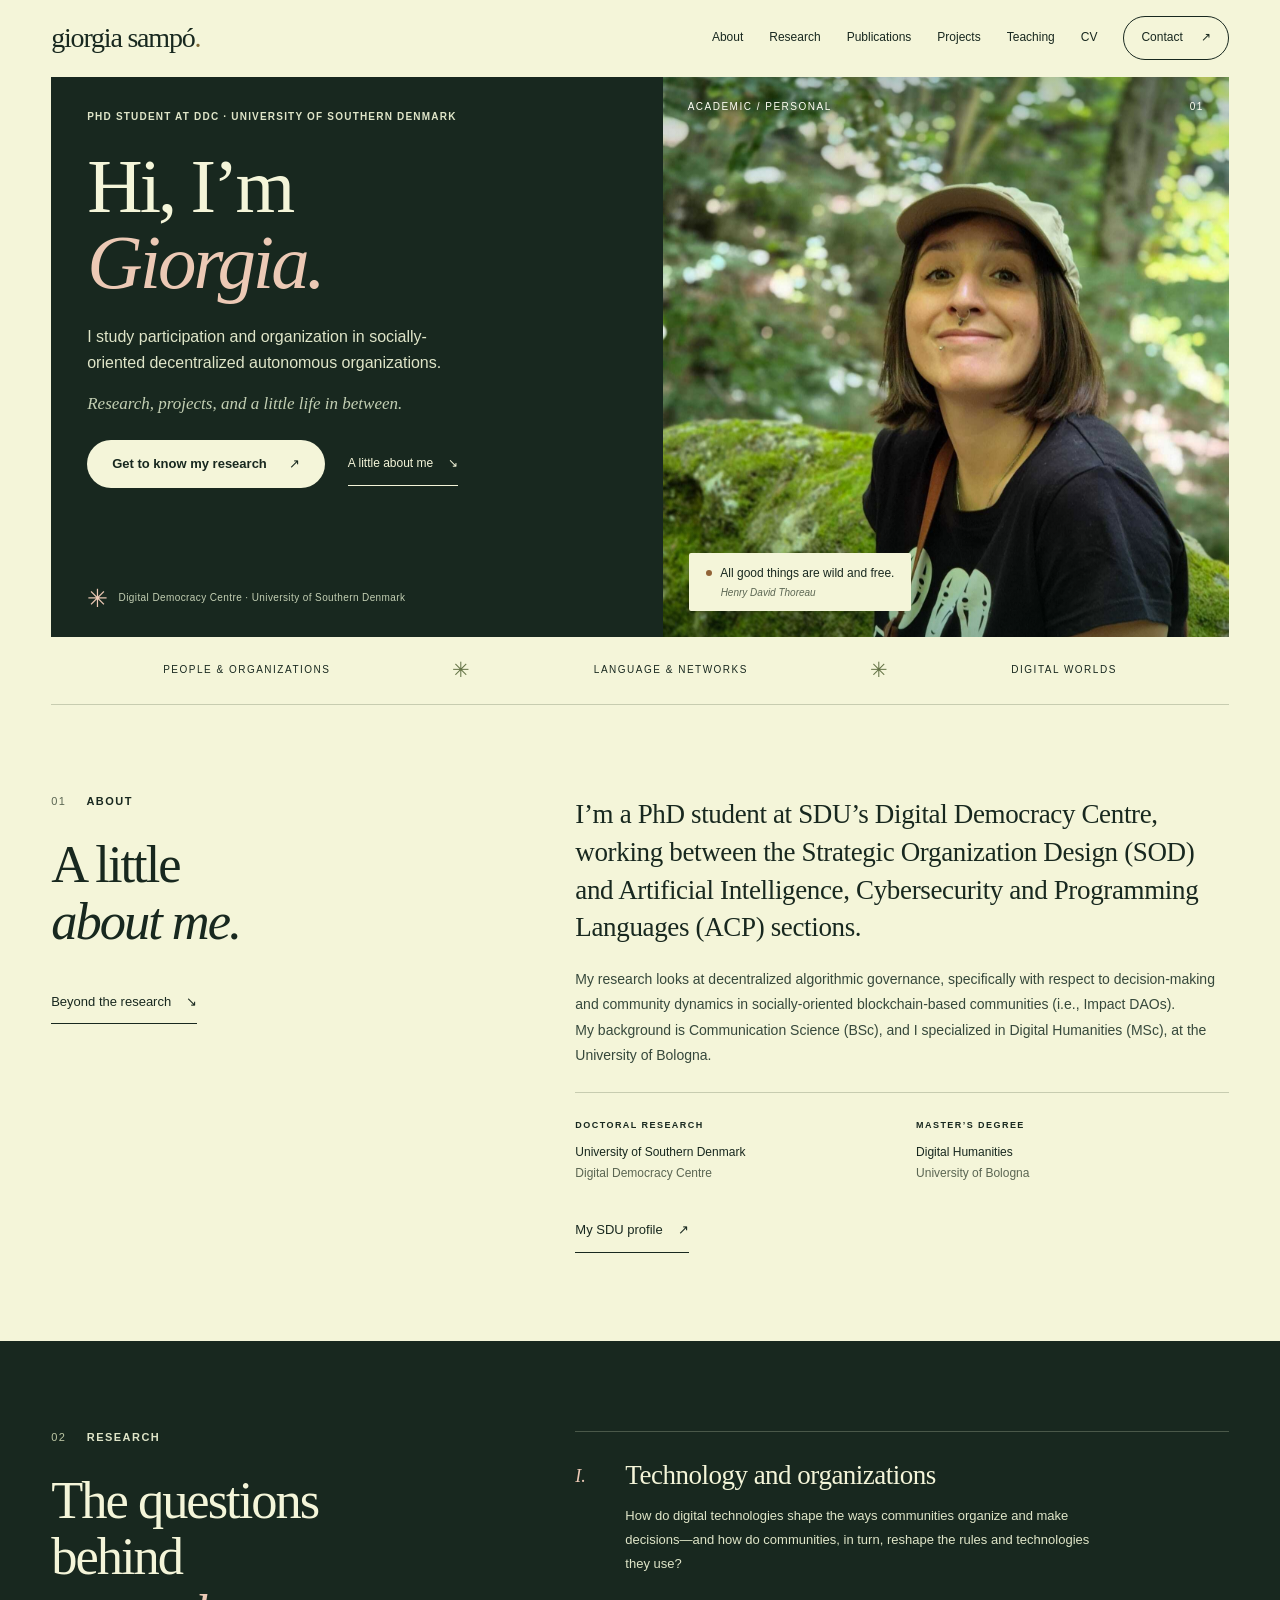
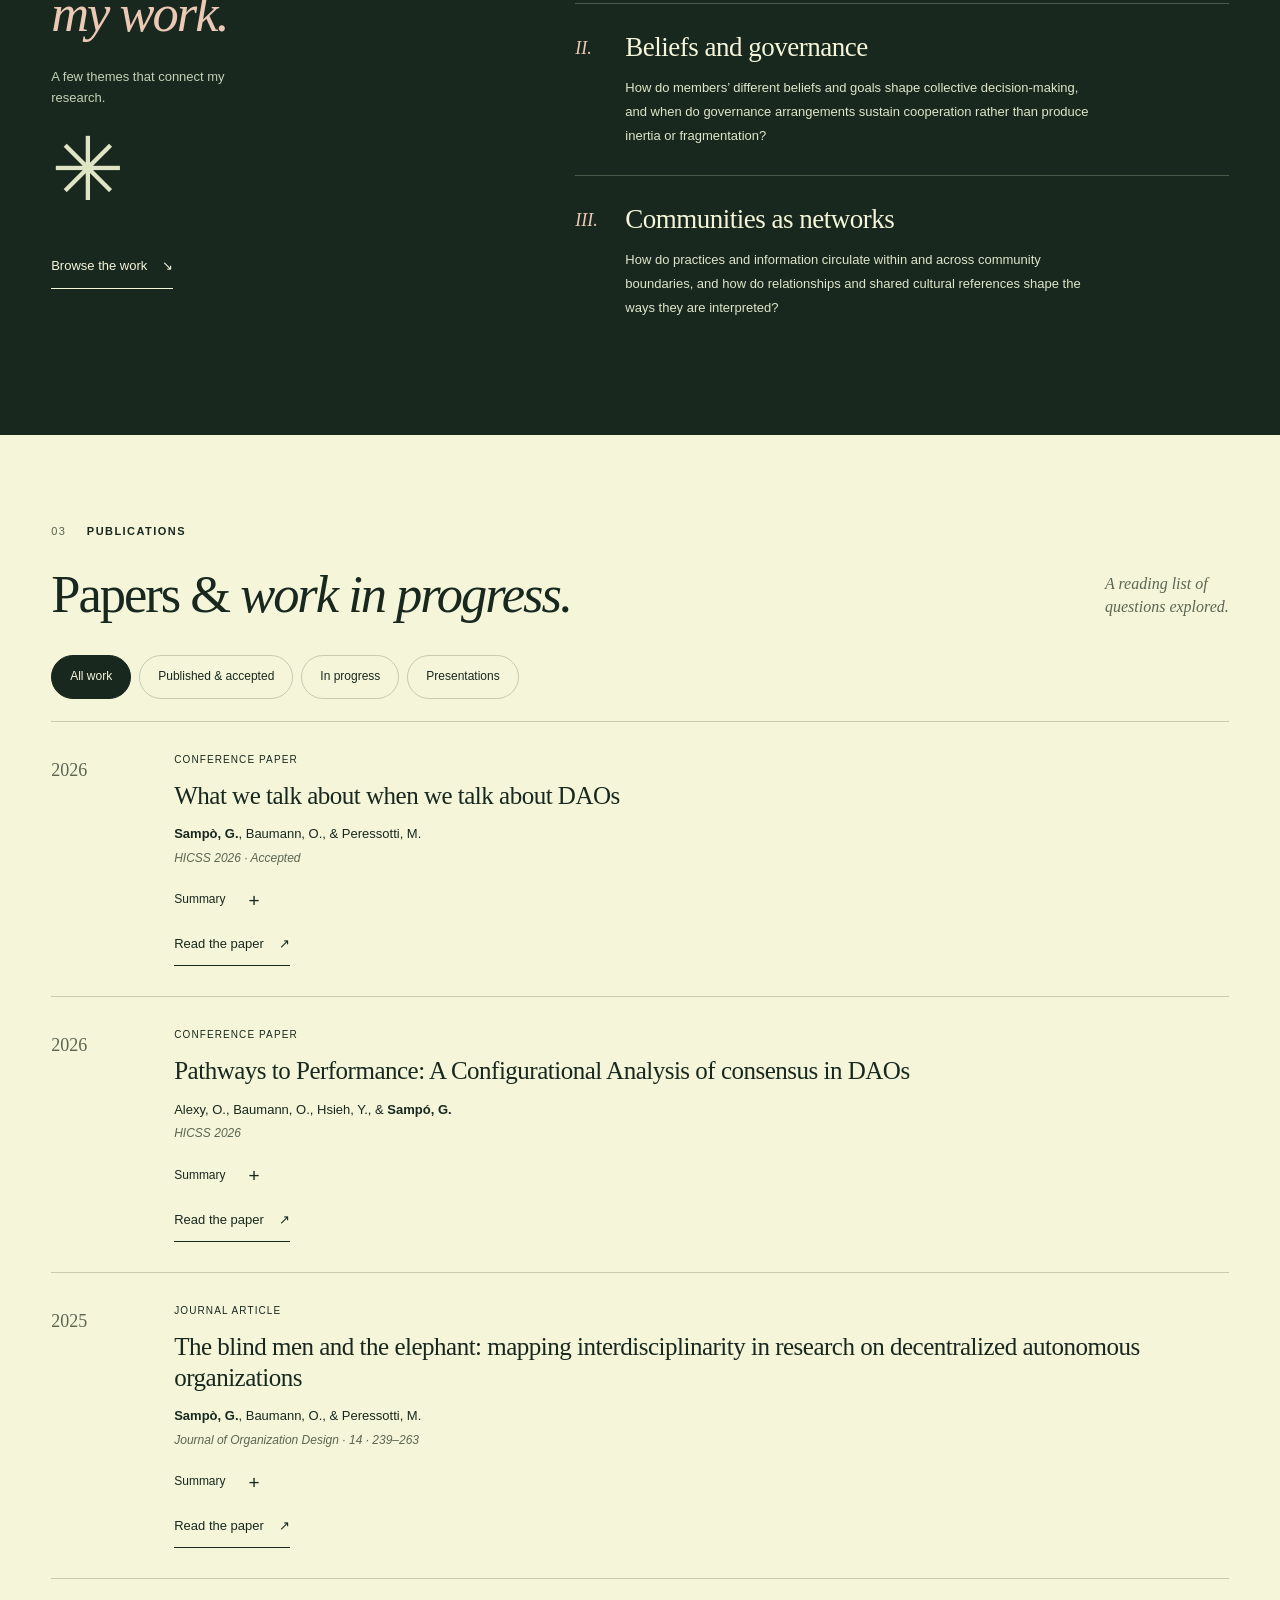
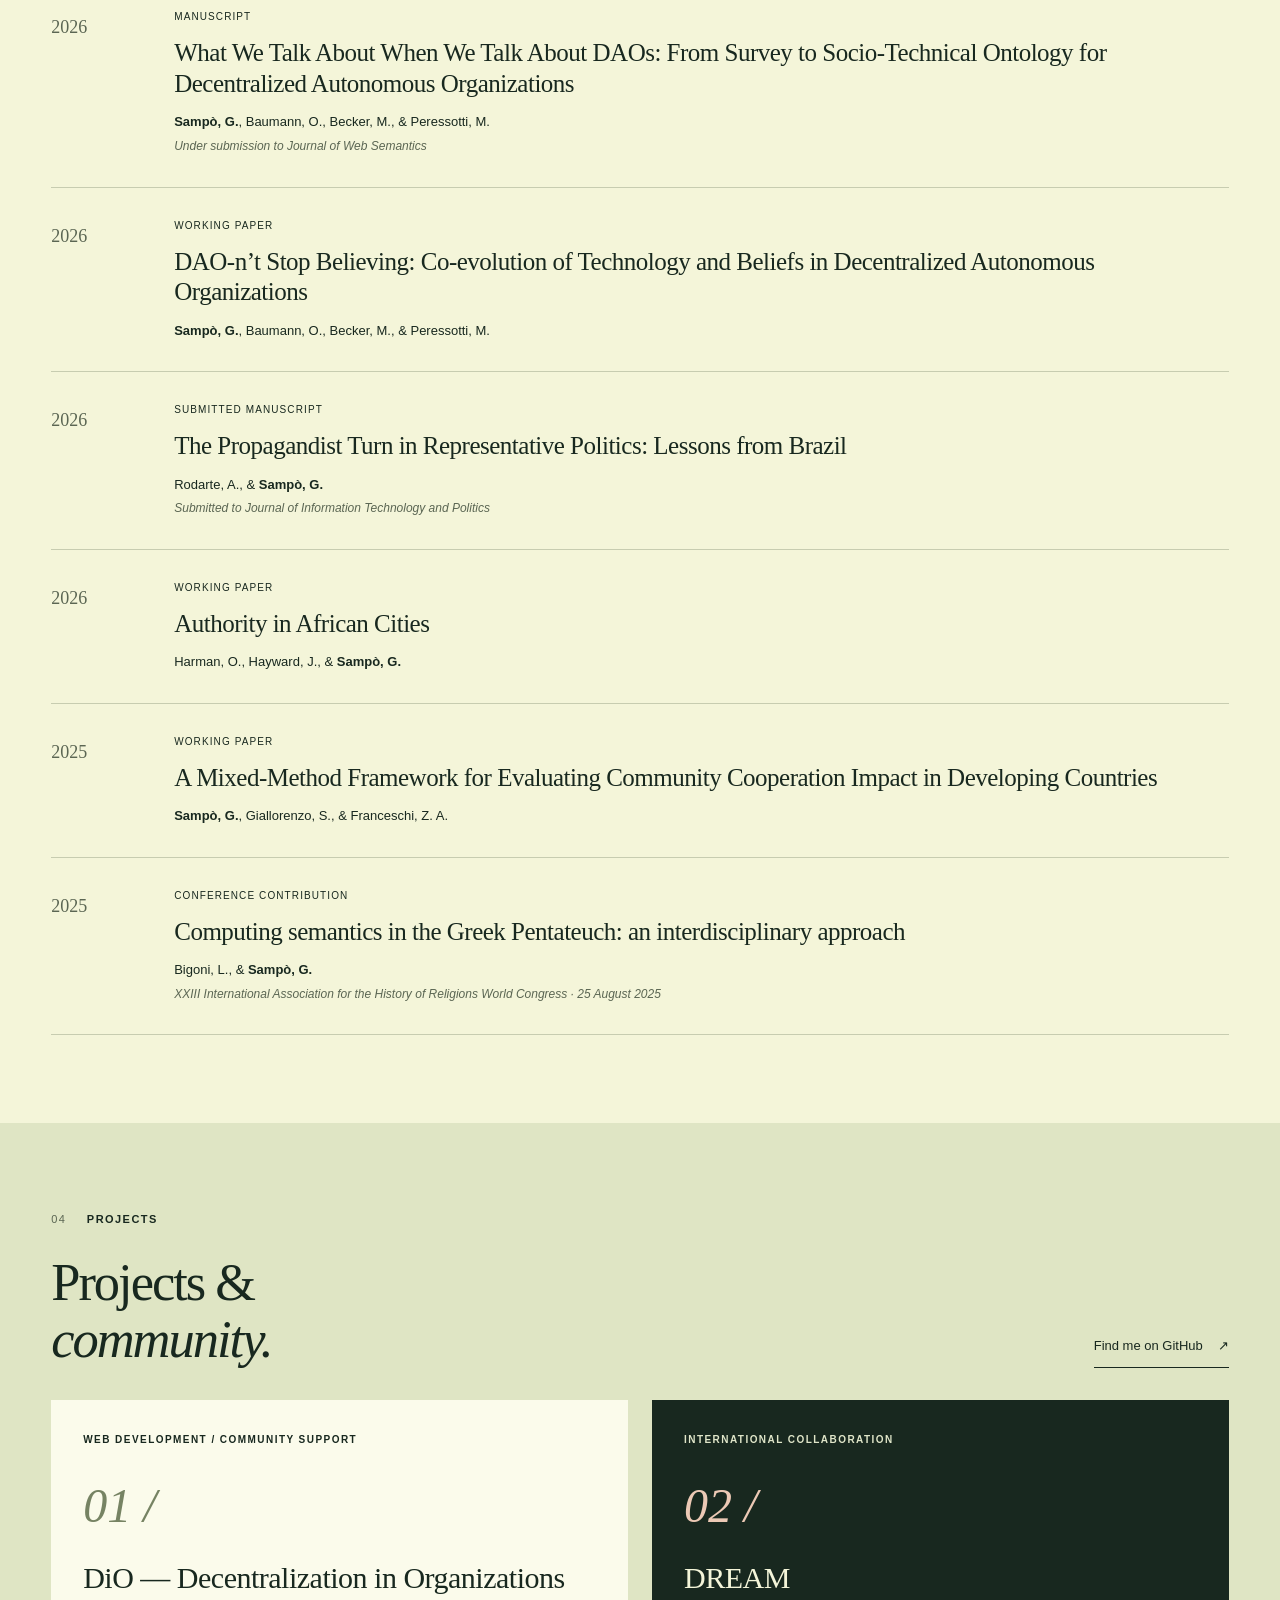
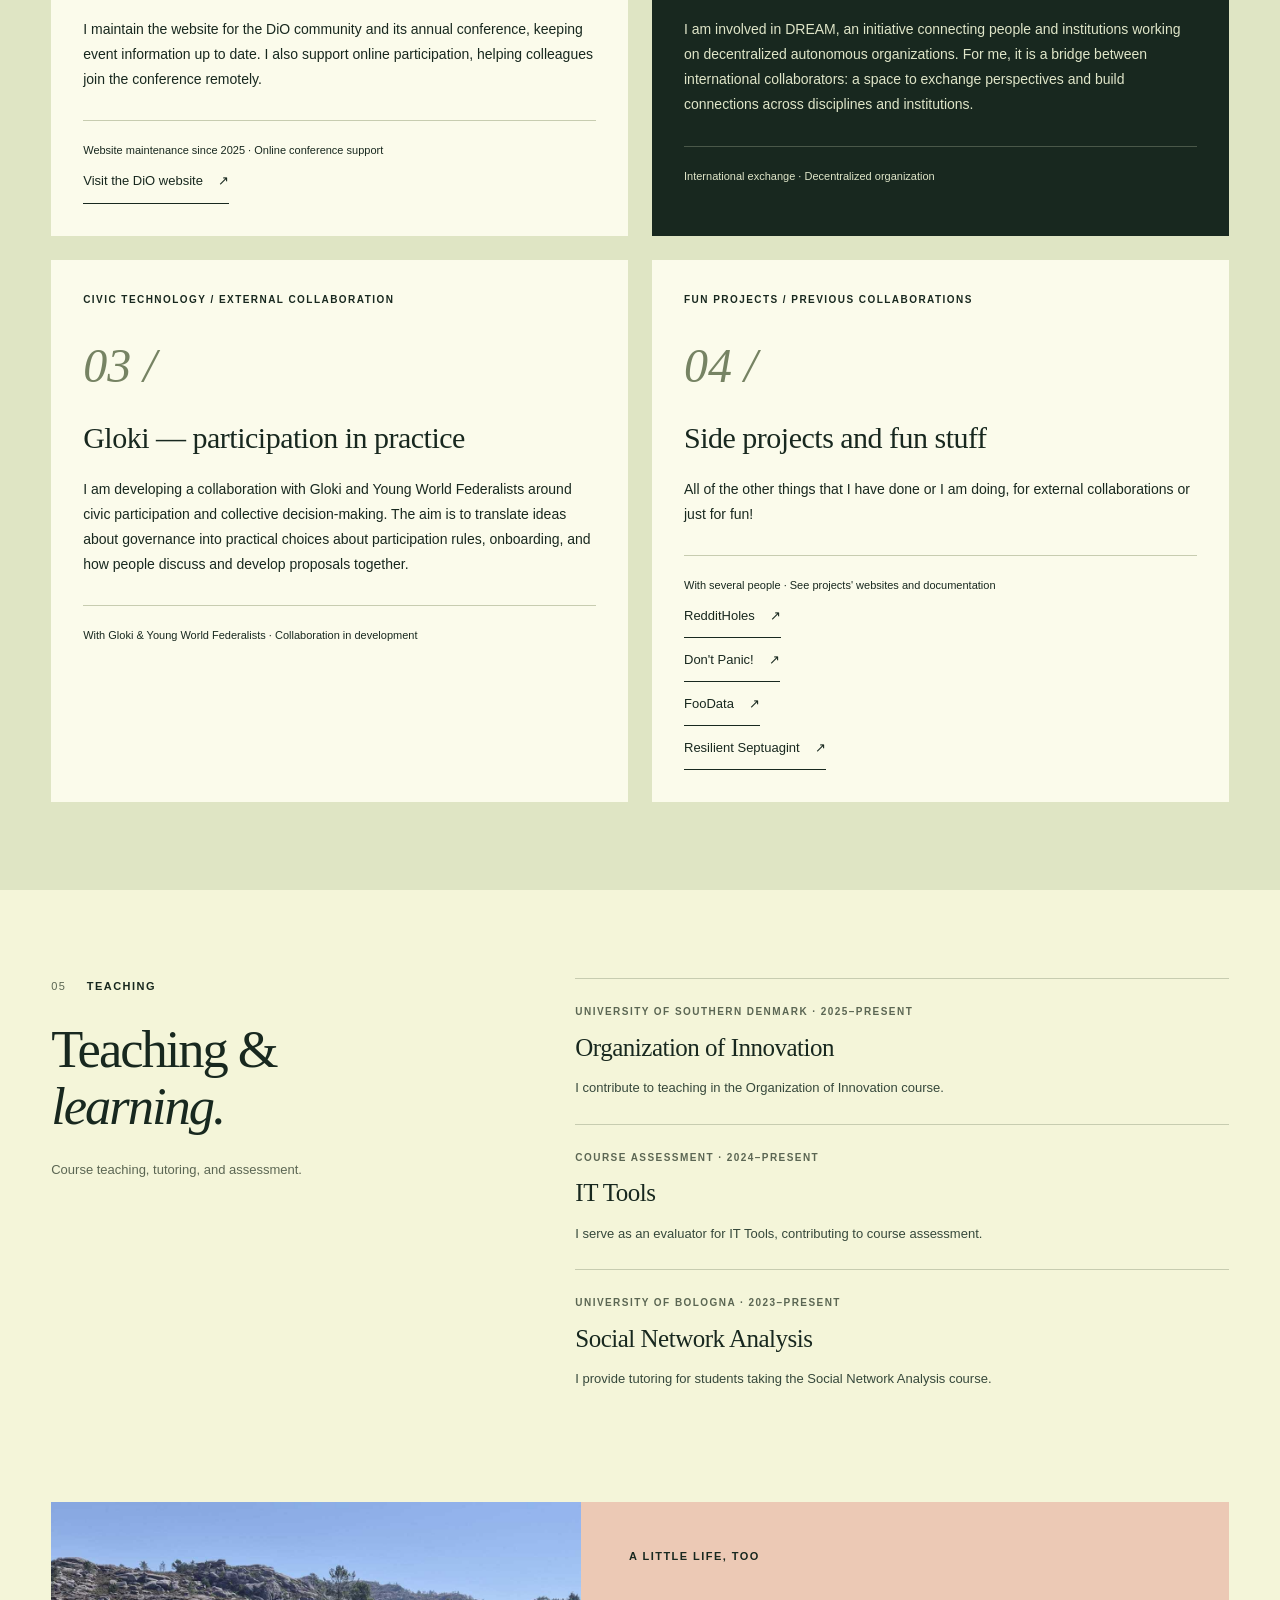
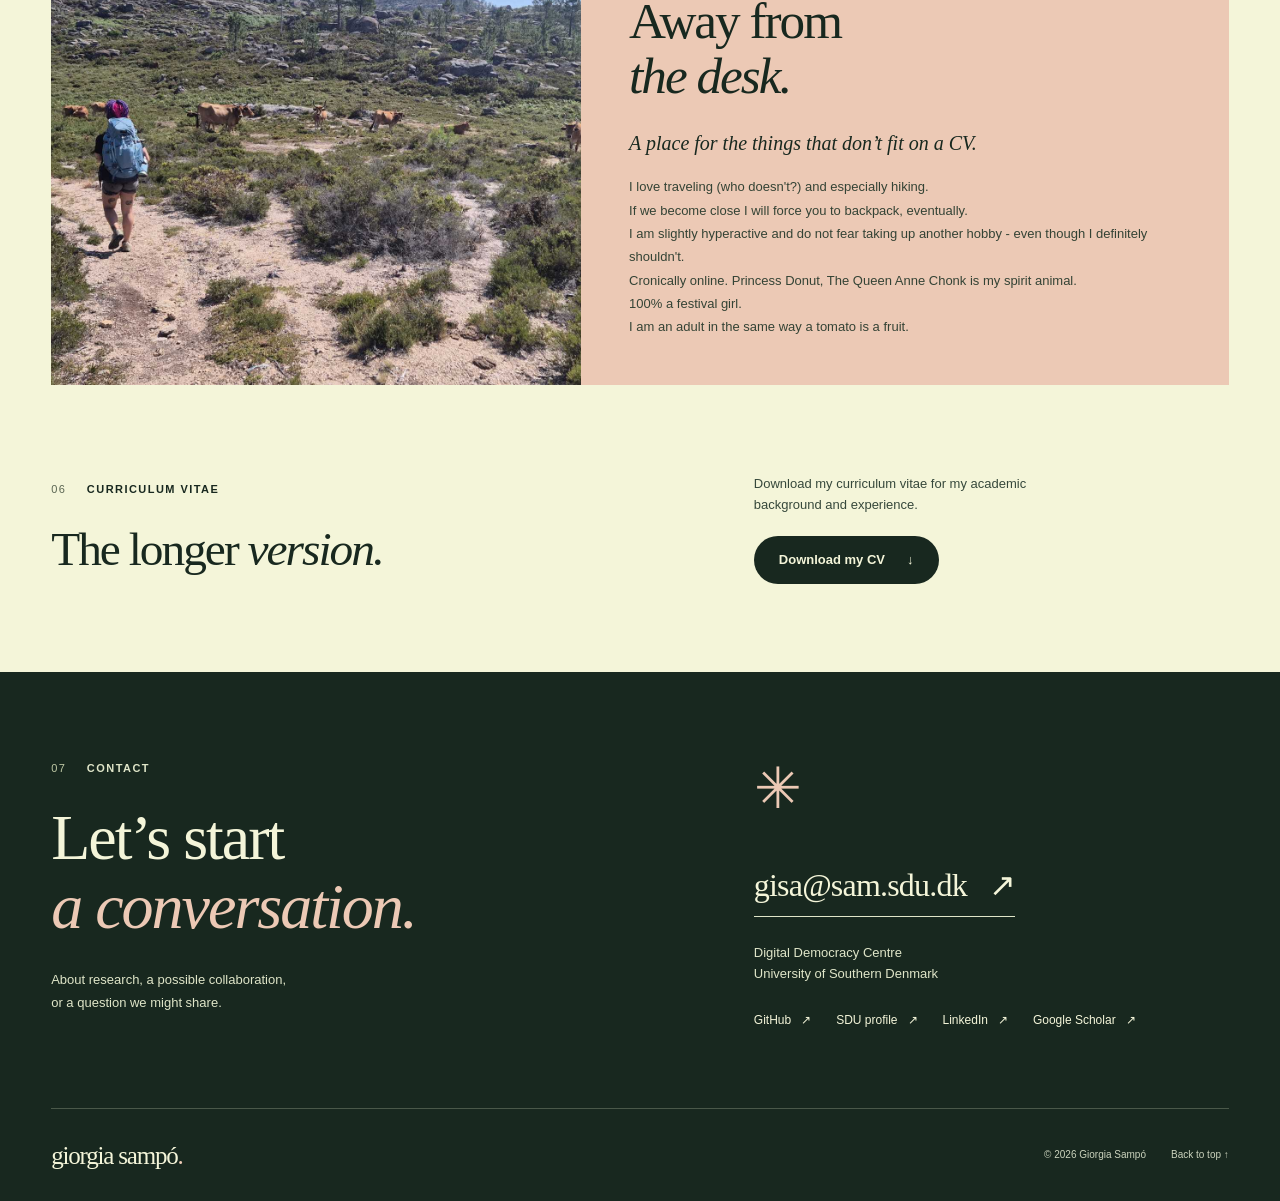
<file: index.html>
<!doctype html>
<html lang="en">
<head>
  <meta charset="utf-8">
  <meta name="viewport" content="width=device-width, initial-scale=1">
  <!--  Your name and the short description shown by search engines. -->
  <title>Giorgia Sampó — Technically, almost a Doctor</title>
  <meta name="description" content="Giorgia Sampó’s academic and personal website. Research on participation, climate DAOs, language, and social networks at the University of Southern Denmark.">
  <meta name="theme-color" content="#18281f">
  <meta property="og:type" content="website">
  <meta property="og:title" content="Giorgia Sampó — Research & a little life">
  <meta property="og:description" content="Research, projects, and a little of the person behind them.">
  <meta property="og:url" content="https://giorgiasampo.github.io/">
  <meta property="og:image" content="https://giorgiasampo.github.io/assets/portrait.jpg">
  <meta property="og:image:alt" content="Me. In a forest.">
  <link rel="icon" href="assets/favicon.svg" type="image/svg+xml">
  <link rel="stylesheet" href="style.css">
  <script src="script.js" defer></script>
</head>
<body id="top">
  <a class="skip-link" href="#main">Skip to content</a>
  <header class="site-header">
    <div class="header-inner">
      <a class="wordmark" href="#top" aria-label="Giorgia Sampó — home">giorgia sampó<span class="wordmark-dot">.</span></a>
      <button class="menu-toggle" type="button" aria-expanded="false" aria-controls="main-navigation" hidden>
        <span class="menu-label">Menu</span><span class="menu-lines" aria-hidden="true"></span>
      </button>
      <nav id="main-navigation" class="navigation" aria-label="Main navigation">
        <a href="#about">About</a>
        <a href="#research">Research</a>
        <a href="#publications">Publications</a>
        <a href="#projects">Projects</a>
        <a href="#teaching">Teaching</a>
        <a href="#cv">CV</a>
        <a class="nav-contact" href="#contact">Contact <span aria-hidden="true">↗</span></a>
      </nav>
    </div>
  </header>

  <main id="main">
    <!-- Your introduction. The starter biography is a draft based on
         your public SDU profile. Please review it before publishing.
         PHOTO: add assets/portrait.jpg, then set portraitFile in script.js. -->
    <section class="hero page-width" aria-labelledby="hero-title">
      <div class="hero-intro">
        <p class="eyebrow light-eyebrow">PhD student at DDC · University of Southern Denmark</p>
        <h1 id="hero-title">Hi, I’m<br><em>Giorgia.</em></h1>
        <p class="hero-description">I study participation and organization in socially-oriented decentralized autonomous organizations.</p>
        <p class="hero-personal">Research, projects, and a little life in between.</p>
        <div class="hero-actions">
          <a class="button button-light" href="#research">Get to know my research <span aria-hidden="true">↗</span></a>
          <a class="text-link light-link" href="#about">A little about me <span aria-hidden="true">↘</span></a>
        </div>
        <div class="hero-footnote"><span class="small-flower" aria-hidden="true">✳</span> Digital Democracy Centre · University of Southern Denmark</div>
      </div>
      <figure class="hero-portrait">
        <img id="portrait-image" src="assets/portrait.jpg" alt="Me. In a forest." width="640" height="427" fetchpriority="high">
        <div class="portrait-topline" aria-hidden="true"><span>Academic / personal</span><span>01</span></div>
        <figcaption id="portrait-placeholder-label" class="portrait-note">
          <span class="portrait-note-dot" aria-hidden="true"></span>
          All good things are wild and free.
          <span class="portrait-note-small"><i>Henry David Thoreau</i></span>
        </figcaption>
      </figure>
    </section>

    <div class="intro-ribbon page-width" aria-hidden="true">
      <span>People & organizations</span><span class="ribbon-star">✳</span>
      <span>Language & networks</span><span class="ribbon-star">✳</span>
      <span>Digital worlds</span>
    </div>

    <!-- About + education. Dates and unconfirmed details are not invented. -->
    <section class="about-section section page-width" aria-labelledby="about-title">
      <div class="section-heading">
        <p id="about" class="eyebrow"><span class="section-number">01</span> About</p>
        <h2 id="about-title">A little<br><em>about me.</em></h2>
        <a class="text-link" href="#personal">Beyond the research <span aria-hidden="true">↘</span></a>
      </div>
      <div class="about-copy">
        <p class="lead">I’m a PhD student at SDU’s Digital Democracy Centre, working between the Strategic Organization Design (SOD) and Artificial Intelligence, Cybersecurity and Programming Languages (ACP) sections. </p>
        <p>My research looks at decentralized algorithmic governance, specifically with respect to decision-making and community dynamics in socially-oriented blockchain-based communities (i.e., Impact DAOs).
        <br>My background is Communication Science (BSc), and I specialized in Digital Humanities (MSc), at the University of Bologna.</p>
        <div class="about-details">
          <div><p class="eyebrow detail-label">Doctoral research</p><p>University of Southern Denmark<br><span class="muted">Digital Democracy Centre</span></p></div>
          <div><p class="eyebrow detail-label">Master’s degree</p><p>Digital Humanities<br><span class="muted">University of Bologna</span></p></div>
        </div>
        <a target="_blank" class="text-link" href="https://www.sdu.dk/en/forskning/forskningsenheder/samf/digitaldemocracycentre/people/ddc-members/giorgia">My SDU profile <span aria-hidden="true">↗</span></a>
      </div>
    </section>

    <!-- Research interests. These are draft descriptions, not claims
         about findings. Change them to reflect your current work. -->
    <section class="research-section" aria-labelledby="research-title">
      <div class="section page-width research-grid">
        <div class="section-heading research-heading">
          <p id="research" class="eyebrow light-eyebrow"><span class="section-number">02</span> Research</p>
          <h2 id="research-title">The questions<br>behind<br><em>my work.</em></h2>
          <p class="research-intro">A few themes that connect my research.</p>
          <span class="research-flower" aria-hidden="true">✳</span>
          <a class="text-link light-link" href="#publications">Browse the work <span aria-hidden="true">↘</span></a>
        </div>
        <div class="research-topics">
          <article class="research-topic">
            <span class="topic-index" aria-hidden="true">I.</span>
            <div><h3>Technology and organizations</h3><p>How do digital technologies shape the ways communities organize and make decisions—and how do communities, in turn, reshape the rules and technologies they use?</p></div>
          </article>
          <article class="research-topic">
            <span class="topic-index" aria-hidden="true">II.</span>
            <div><h3>Beliefs and governance</h3><p>How do members’ different beliefs and goals shape collective decision-making, and when do governance arrangements sustain cooperation rather than produce inertia or fragmentation?</p></div>
          </article>
          <article class="research-topic">
            <span class="topic-index" aria-hidden="true">III.</span>
            <div><h3>Communities as networks</h3><p>How do practices and information circulate within and across community boundaries, and how do relationships and shared cultural references shape the ways they are interpreted?</p></div>
          </article>
        </div>
      </div>
    </section>


    <!-- Publications.
     Categories: published (including accepted papers), progress, presentation.
     The filter bar retains the existing JavaScript hooks and hidden attribute. -->
<section class="section page-width publications-section" aria-labelledby="publications-title">
  <div class="section-title-row">
    <div>
      <p id="publications" class="eyebrow"><span class="section-number">03</span> Publications</p>
      <h2 id="publications-title">Papers &amp;<br class="mobile-only"> <em>work in progress.</em></h2>
    </div>
    <p class="section-aside">A reading list of<br>questions explored.</p>
  </div>

  <div class="publication-filters" role="group" aria-label="Filter publications" hidden>
    <button type="button" data-filter="all" aria-pressed="true">All work</button>
    <button type="button" data-filter="published" aria-pressed="false">Published &amp; accepted</button>
    <button type="button" data-filter="progress" aria-pressed="false">In progress</button>
    <button type="button" data-filter="presentation" aria-pressed="false">Presentations</button>
  </div>
  <p class="sr-only" id="filter-status" role="status" aria-live="polite"></p>

  <div class="publication-list">

    <!-- Published and accepted papers -->
    <article class="publication" data-category="published">
      <div class="publication-year">2026</div>
      <div class="publication-body">
        <p class="publication-kind">Conference paper</p>
        <h3>What we talk about when we talk about DAOs</h3>
        <p class="publication-authors"><strong>Sampò, G.</strong>, Baumann, O., &amp; Peressotti, M.</p>
        <p class="publication-venue">HICSS 2026 · Accepted</p>
        <details>
          <summary>Summary <span aria-hidden="true">+</span></summary>
          <p>This paper develops a socio-technical framework for understanding decentralized autonomous organizations. Drawing on an umbrella review of 12 prior surveys, it connects technical artefacts, governance logics, and organizational manifestations, making their interdependencies explicit and supporting comparative research on DAO design.</p>
        </details>
        <a target="_blank" class="text-link" href="https://hdl.handle.net/10125/112064">Read the paper <span aria-hidden="true">↗</span></a>
      </div>
    </article>

    <article class="publication" data-category="published">
      <div class="publication-year">2026</div>
      <div class="publication-body">
        <p class="publication-kind">Conference paper</p>
        <h3>Pathways to Performance: A Configurational Analysis of consensus in DAOs</h3>
        <p class="publication-authors">Alexy, O., Baumann, O., Hsieh, Y., &amp; <strong>Sampó, G.</strong></p>
        <p class="publication-venue">HICSS 2026</p>
        <details>
          <summary>Summary <span aria-hidden="true">+</span></summary>
          <p>Using data from 70 decentralized autonomous organizations and fuzzy-set qualitative comparative analysis, this study examines how combinations of proposal-making and voting practices relate to treasury growth. It identifies multiple governance configurations and a trade-off: successful DAOs tend to emphasize broad participation in either proposal creation or voting, rather than both.</p>
        </details>
        <a target="_blank" class="text-link" href="https://hdl.handle.net/10125/112065">Read the paper <span aria-hidden="true">↗</span></a>
      </div>
    </article>

    <article class="publication" data-category="published">
      <div class="publication-year">2025</div>
      <div class="publication-body">
        <p class="publication-kind">Journal article</p>
        <h3>The blind men and the elephant: mapping interdisciplinarity in research on decentralized autonomous organizations</h3>
        <p class="publication-authors"><strong>Sampò, G.</strong>, Baumann, O., &amp; Peressotti, M.</p>
        <p class="publication-venue">Journal of Organization Design · 14 · 239–263</p>
        <details>
          <summary>Summary <span aria-hidden="true">+</span></summary>
          <p>This study maps knowledge exchange between business and economics and computer science in research on decentralized autonomous organizations. Combining citation-network analysis, topic modelling, and publication-outlet analysis, it finds active interdisciplinary exchange but limited theoretical integration, with discussion remaining largely applied and case-driven.</p>
        </details>
        <a target="_blank" class="text-link" href="https://doi.org/10.1007/s41469-025-00200-9">Read the paper <span aria-hidden="true">↗</span></a>
      </div>
    </article>

    <!-- Manuscripts and working papers -->
    <article class="publication" data-category="progress">
      <div class="publication-year">2026</div>
      <div class="publication-body">
        <p class="publication-kind">Manuscript</p>
        <h3>What We Talk About When We Talk About DAOs: From Survey to Socio-Technical Ontology for Decentralized Autonomous Organizations</h3>
        <p class="publication-authors"><strong>Sampò, G.</strong>, Baumann, O., Becker, M., &amp; Peressotti, M.</p>
        <p class="publication-venue">Under submission to Journal of Web Semantics</p>
      </div>
    </article>

    <article class="publication" data-category="progress">
      <div class="publication-year">2026</div>
      <div class="publication-body">
        <p class="publication-kind">Working paper</p>
        <h3>DAO-n’t Stop Believing: Co-evolution of Technology and Beliefs in Decentralized Autonomous Organizations</h3>
        <p class="publication-authors"><strong>Sampò, G.</strong>, Baumann, O., Becker, M., &amp; Peressotti, M.</p>
      </div>
    </article>

    <article class="publication" data-category="progress">
      <div class="publication-year">2026</div>
      <div class="publication-body">
        <p class="publication-kind">Submitted manuscript</p>
        <h3>The Propagandist Turn in Representative Politics: Lessons from Brazil</h3>
        <p class="publication-authors">Rodarte, A., &amp; <strong>Sampò, G.</strong></p>
        <p class="publication-venue">Submitted to Journal of Information Technology and Politics</p>
      </div>
    </article>

    <article class="publication" data-category="progress">
      <div class="publication-year">2026</div>
      <div class="publication-body">
        <p class="publication-kind">Working paper</p>
        <h3>Authority in African Cities</h3>
        <p class="publication-authors">Harman, O., Hayward, J., &amp; <strong>Sampò, G.</strong></p>
      </div>
    </article>

    <article class="publication" data-category="progress">
      <div class="publication-year">2025</div>
      <div class="publication-body">
        <p class="publication-kind">Working paper</p>
        <h3>A Mixed-Method Framework for Evaluating Community Cooperation Impact in Developing Countries</h3>
        <p class="publication-authors"><strong>Sampò, G.</strong>, Giallorenzo, S., &amp; Franceschi, Z. A.</p>
      </div>
    </article>

    <!-- Conference contribution; not represented as a published proceedings paper -->
    <article class="publication" data-category="presentation">
      <div class="publication-year">2025</div>
      <div class="publication-body">
        <p class="publication-kind">Conference contribution</p>
        <h3>Computing semantics in the Greek Pentateuch: an interdisciplinary approach</h3>
        <p class="publication-authors">Bigoni, L., &amp; <strong>Sampò, G.</strong></p>
        <p class="publication-venue">XXIII International Association for the History of Religions World Congress · 25 August 2025</p>
      </div>
    </article>

  </div>
  <p class="no-results" hidden>No entries in this category yet.</p>
</section>


    <!-- Projects and community.
     Practical contributions, shared initiatives, and external collaborations.
     Retains the existing section ID and project-card classes. -->
<section class="projects-section" aria-labelledby="projects-title">
  <div class="section page-width">
    <div class="section-title-row">
      <div>
        <p id="projects" class="eyebrow"><span class="section-number">04</span> Projects</p>
        <h2 id="projects-title">Projects &amp;<br><em>community.</em></h2>
      </div>
      <a class="text-link" target= "_blank" href="https://github.com/giorgiasampo">
        Find me on GitHub <span aria-hidden="true">↗</span>
      </a>
    </div>

    <div class="project-grid">

      <!-- 01 — DiO website and online participation -->
      <article class="project-card project-card-light" aria-labelledby="project-dio-title">
        <div class="project-card-top">
          <span class="eyebrow">Web development / community support</span>
        </div>
        <span class="project-numeral" aria-hidden="true">01 /</span>
        <h3 id="project-dio-title">DiO — Decentralization in Organizations</h3>
        <p>I maintain the website for the DiO community and its annual conference, keeping event information up to date. I also support online participation, helping colleagues join the conference remotely.</p>
        <p class="project-meta">Website maintenance since 2025 · Online conference support</p>
        <a class="text-link" target= "_blank" href="https://dio-community.org/">
          Visit the DiO website <span aria-hidden="true">↗</span>
        </a>
      </article>

      <!-- 02 — DREAM: collaboration rather than a paper summary -->
      <article class="project-card project-card-dark" aria-labelledby="project-dream-title">
        <div class="project-card-top">
          <span class="eyebrow light-eyebrow">International collaboration</span>
        </div>
        <span class="project-numeral" aria-hidden="true">02 /</span>
        <h3 id="project-dream-title">DREAM</h3>
        <p>I am involved in DREAM, an initiative connecting people and institutions working on decentralized autonomous organizations. For me, it is a bridge between international collaborators: a space to exchange perspectives and build connections across disciplines and institutions.</p>
        <p class="project-meta">International exchange · Decentralized organization</p>
        <!-- Add the DREAM project link once its public URL is confirmed. -->
      </article>

      <!-- 03 — Gloki: a developing practice collaboration -->
      <article class="project-card project-card-light" aria-labelledby="project-gloki-title">
        <div class="project-card-top">
          <span class="eyebrow">Civic technology / external collaboration</span>
        </div>
        <span class="project-numeral" aria-hidden="true">03 /</span>
        <h3 id="project-gloki-title">Gloki — participation in practice</h3>
        <p>I am developing a collaboration with Gloki and Young World Federalists around civic participation and collective decision-making. The aim is to translate ideas about governance into practical choices about participation rules, onboarding, and how people discuss and develop proposals together.</p>
        <p class="project-meta">With Gloki &amp; Young World Federalists · Collaboration in development</p>
        <!-- Add a public Gloki project link once confirmed. -->
      </article>

      <!-- 04 — Side projects -->
       
      <article class="project-card project-card-light" aria-labelledby="project-sidequests-title">
        <div class="project-card-top">
          <span class="eyebrow">Fun projects / previous collaborations</span>
        </div>
        <span class="project-numeral" aria-hidden="true">04 /</span>
        <h3 id="project-sidequests-title">Side projects and fun stuff</h3>
        <p>All of the other things that I have done or I am doing, for external collaborations or just for fun!</p>
        <p class="project-meta">With several people · See projects' websites and documentation</p>
        <a class="text-link" target= "_blank" href="https://dbrembilla.github.io/redditholes/">
          RedditHoles <span aria-hidden="true">↗</span>
        </a>
        <a class="text-link" target= "_blank" href="https://camillaneri.github.io/Do_not_Panic/index.html">
          Don't Panic! <span aria-hidden="true">↗</span>
        </a>
        <a class="text-link" target= "_blank" href="https://giorgiasampo.github.io/Foodata/">
          FooData <span aria-hidden="true">↗</span>
        </a>
        <a class="text-link" target= "_blank" href="https://site.unibo.it/resilient-lxx/en">
          Resilient Septuagint<span aria-hidden="true">↗</span>
        </a>
      </article>

    </div>
  </div>
</section>

    <!-- Teaching.
     Course teaching, tutoring, and assessment. -->
<section class="section page-width teaching-section" aria-labelledby="teaching-title">
  <div class="section-heading">
    <p id="teaching" class="eyebrow"><span class="section-number">05</span> Teaching</p>
    <h2 id="teaching-title">Teaching &amp;<br><em>learning.</em></h2>
    <p class="teaching-intro">Course teaching, tutoring, and assessment.</p>
  </div>

  <div class="teaching-list">

    <article class="teaching-item" aria-labelledby="teaching-innovation-title">
      <p class="eyebrow">University of Southern Denmark · 2025–present</p>
      <h3 id="teaching-innovation-title">Organization of Innovation</h3>
      <p>I contribute to teaching in the Organization of Innovation course.</p>
    </article>

    <article class="teaching-item" aria-labelledby="teaching-it-tools-title">
      <p class="eyebrow">Course assessment · 2024–present</p>
      <h3 id="teaching-it-tools-title">IT Tools</h3>
      <p>I serve as an evaluator for IT Tools, contributing to course assessment.</p>
    </article>

    <article class="teaching-item" aria-labelledby="teaching-networks-title">
      <p class="eyebrow">University of Bologna · 2023–present</p>
      <h3 id="teaching-networks-title">Social Network Analysis</h3>
      <p>I provide tutoring for students taking the Social Network Analysis course.</p>
    </article>

  </div>
</section>

    <!-- Personal. No hobbies, interests, or personal history are assumed.
         Replace assets/personal.jpg and this image path to use your own image,
         or keep the included botanical image and its photo credit. -->
    <section class="personal-section page-width" aria-labelledby="personal-title">
      <div class="personal-image"><img src="assets/personal.jpg" alt="Me again. This time in the mountains." width="640" height="427" loading="lazy"></div>
      <div id="personal" class="personal-copy">
        <p class="eyebrow">A little life, too</p>
        <h2 id="personal-title">Away from<br><em>the desk.</em></h2>
        <p class="personal-prompt">A place for the things that don’t fit on a CV.</p>
        <p class="placeholder-copy">I love traveling (who doesn't?) and especially hiking. 
        <br>If we become close I will force you to backpack, eventually.
        <br>I am slightly hyperactive and do not fear taking up another hobby - even though I definitely shouldn't.
        <br>Cronically online. Princess Donut, The Queen Anne Chonk is my spirit animal.
        <br>100% a festival girl.
        <br>I am an adult in the same way a tomato is a fruit.</p>
      </div>
    </section>

    <!-- EDIT 9 — CV. No PDF is included. The button works as an email request
         until you upload assets/cv.pdf and set cvFile in script.js. -->
    <section class="cv-section section page-width" aria-labelledby="cv-title">
      <div id="cv" ><p class="eyebrow"><span class="section-number">06</span> Curriculum vitae</p><h2 id="cv-title">The longer <em>version.</em></h2></div>
      <div class="cv-action"><p id="cv-description">For a fuller account of my academic background, please get in touch.</p><a id="cv-link" class="button button-dark" href="mailto:gisa@sam.sdu.dk?subject=CV%20request"><span id="cv-label">Request my CV</span><span id="cv-arrow" aria-hidden="true">↗</span></a></div>
    </section>

    <!-- EDIT 10 — Contact. Check the public email and affiliation before launch.
         Email links open the visitor's email application; this site has no
         contact form and does not pretend to send messages from the browser. -->
    <section class="contact-section" aria-labelledby="contact-title">
      <div class="section page-width contact-grid">
        <div id="contact"><p class="eyebrow light-eyebrow"><span class="section-number">07</span> Contact</p><h2 id="contact-title">Let’s start<br><em>a conversation.</em></h2><p class="contact-intro">About research, a possible collaboration,<br>or a question we might share.</p></div>
        <div class="contact-details"><span class="contact-flower" aria-hidden="true">✳</span>
          <a class="email-link" href="mailto:gisa@sam.sdu.dk">gisa@sam.sdu.dk <span aria-hidden="true">↗</span></a>
          <p>Digital Democracy Centre<br>University of Southern Denmark</p>
          <div class="social-links" aria-label="Public profiles">
            <a target= "_blank" href="https://github.com/giorgiasampo">GitHub <span aria-hidden="true">↗</span></a>
            <a target= "_blank" href="https://www.sdu.dk/en/forskning/forskningsenheder/samf/digitaldemocracycentre/people/ddc-members/giorgia">SDU profile <span aria-hidden="true">↗</span></a>
            <a target= "_blank" href="https://www.linkedin.com/in/giorgia-samp%C3%B2-5bb971143/">LinkedIn <span aria-hidden="true">↗</span></a>
            <a target= "_blank" href="https://scholar.google.com/citations?user=4T-p4PAAAAAJ&hl=en">Google Scholar <span aria-hidden="true">↗</span></a>
          </div>
        </div>
      </div>
      <footer class="site-footer page-width">
        <a class="wordmark footer-wordmark" href="#top">giorgia sampó<span class="wordmark-dot">.</span></a>
        <div class="footer-links"><span>© <span id="current-year">2026</span> Giorgia Sampó</span><a href="#top">Back to top ↑</a></div>
      </footer>
    </section>
  </main>
</body>
</html>
</file>
<file: style.css>
/* GIORGIA — a botanical academic / personal website.
   No framework, external font service, or build step.
   COLOURS: change the variables below to restyle the whole site. */
:root {
  --paper: #f4f5d9;
  --paper-light: #fbfbeb;
  --ink: #18281f;
  --ink-soft: #36483b;
  --muted: #5b6653;
  --line: #c7ccb0;
  --sage: #dfe5c4;
  --peach: #ecc9b5;
  --dark-text: #dfe5c8;
  --dark-line: #4a5849;
  --serif: Georgia, 'Times New Roman', serif;
  --sans: -apple-system, BlinkMacSystemFont, 'Segoe UI', Arial, sans-serif;
  --page: 1232px;
  --gutter: clamp(22px, 4vw, 64px);
}
* { box-sizing: border-box; }
html { scroll-behavior: smooth; scroll-padding-top: 98px; }
body { margin: 0; background: var(--paper); color: var(--ink); font-family: var(--sans); font-size: 16px; line-height: 1.65; -webkit-font-smoothing: antialiased; }
::selection { background: var(--peach); color: var(--ink); }
[hidden] { display: none !important; }
a { color: inherit; text-decoration-thickness: 1px; text-underline-offset: 5px; }
button { font: inherit; color: inherit; }
button, a { -webkit-tap-highlight-color: transparent; }
a:focus-visible, button:focus-visible, summary:focus-visible { outline: 3px solid #bb653f; outline-offset: 5px; }
img { display: block; width: 100%; max-width: 100%; }
figure, p, h1, h2, h3 { margin: 0; }
p + p { margin-top: 1rem; }
h1, h2, h3 { font-family: var(--serif); font-weight: 400; }
h2 { font-size: clamp(38px, 4.1vw, 60px); line-height: 1.08; letter-spacing: -2px; }
h2 em { font-weight: 400; }
h3 { font-size: 27px; line-height: 1.22; letter-spacing: -.5px; }
.page-width { max-width: var(--page); width: calc(100% - var(--gutter) * 2); margin-inline: auto; }
.section { padding-block: 88px; }
.eyebrow { font-size: 11px; font-weight: 600; line-height: 1.55; letter-spacing: 1.45px; text-transform: uppercase; }
.light-eyebrow { color: var(--dark-text); }
.section-number { display: inline-block; margin-right: 16px; color: var(--muted); font-weight: 400; }
.light-eyebrow .section-number { color: #bdc7a4; }
.section-heading .eyebrow, .section-title-row .eyebrow, .cv-section .eyebrow, .contact-grid .eyebrow { margin-bottom: 26px; }
.muted { color: var(--muted); }
.small-text { font-size: 12px; }
.text-link { display: inline-flex; align-items: center; gap: 15px; min-height: 44px; font-size: 13px; text-decoration: none; border-bottom: 1px solid currentColor; width: fit-content; }
.text-link span { transition: transform .18s ease; }
.text-link:hover span { transform: translate(2px, -2px); }
.light-link { color: var(--paper); }
.button { display: inline-flex; align-items: center; justify-content: center; gap: 22px; min-height: 48px; padding: 12px 24px; border: 1px solid transparent; border-radius: 99px; text-decoration: none; font-size: 13px; line-height: 1.4; font-weight: 550; transition: background .18s ease, transform .18s ease; }
.button:hover { transform: translateY(-2px); }
.button-light { color: var(--ink); background: var(--paper); }
.button-light:hover { background: var(--peach); }
.button-dark { color: var(--paper); background: var(--ink); }
.button-dark:hover { background: var(--ink-soft); }
.sr-only { position: absolute; width: 1px; height: 1px; padding: 0; margin: -1px; overflow: hidden; clip: rect(0,0,0,0); white-space: nowrap; border: 0; }
.skip-link { position: fixed; top: -90px; left: 20px; z-index: 100; padding: 10px 20px; background: var(--ink); color: var(--paper); }
.skip-link:focus { top: 14px; }
.mobile-only { display: none; }

/* HEADER */
.site-header { background: var(--paper); position: sticky; top: 0; z-index: 20; border-bottom: 1px solid transparent; }
.site-header.scrolled { border-color: var(--line); }
.header-inner { max-width: var(--page); width: calc(100% - var(--gutter) * 2); min-height: 91px; margin: auto; display: flex; align-items: center; justify-content: space-between; gap: 32px; }
.wordmark { font-family: var(--serif); font-size: 28px; line-height: 1; letter-spacing: -1.2px; white-space: nowrap; text-decoration: none; }
.wordmark-dot { color: #806a37; }
.navigation { display: flex; gap: 26px; align-items: center; }
.navigation a { display: inline-flex; min-height: 44px; align-items: center; font-size: 12px; text-decoration: none; }
.navigation a:not(.nav-contact):hover { text-decoration: underline; }
.navigation .nav-contact { border: 1px solid var(--ink); border-radius: 99px; padding: 8px 17px; gap: 18px; }
.navigation .nav-contact:hover { background: var(--ink); color: var(--paper); }
.menu-toggle { display: none; }

/* OPENING SPREAD */
.hero { display: grid; grid-template-columns: 1.08fr 1fr; min-height: 618px; }
.hero-intro { display: flex; flex-direction: column; align-items: flex-start; padding: 44px 46px 28px; background: var(--ink); color: var(--paper); }
.hero-intro .eyebrow { font-size: 10px; letter-spacing: 1.2px; }
h1 { font-size: clamp(76px, 7.4vw, 108px); line-height: .96; letter-spacing: -4px; margin-top: 38px; }
h1 em { color: var(--peach); }
.hero-description { font-size: 16px; line-height: 1.65; color: var(--dark-text); max-width: 375px; margin-top: 31px; }
.hero-personal { font-family: var(--serif); font-style: italic; font-size: 17px; color: #c3cfb3; max-width: 390px; margin-top: 13px; }
.hero-actions { display: flex; align-items: center; flex-wrap: wrap; gap: 13px 23px; margin-top: 28px; }
.hero-actions .text-link { font-size: 12px; }
.hero-footnote { display: flex; align-items: center; gap: 10px; width: 100%; font-size: 10px; letter-spacing: .4px; color: #c3cfb3; margin-top: auto; padding-top: 26px; }
.small-flower { color: var(--peach); font-size: 25px; line-height: 1; }
.hero-portrait { position: relative; min-width: 0; overflow: hidden; background: #24392d; }
.hero-portrait > img { height: 100%; object-fit: cover; object-position: 50% 50%; position: absolute; inset: 0; }
.hero-portrait::after { content: ''; position: absolute; inset: 0; pointer-events: none; background: linear-gradient(180deg, rgba(0,20,15,.25) 0%, transparent 28%, transparent 70%, rgba(0,20,15,.25) 100%); }
.portrait-topline { position: absolute; z-index: 1; left: 25px; right: 25px; top: 22px; color: #fffef2; display: flex; justify-content: space-between; font-size: 10px; text-transform: uppercase; letter-spacing: 1.5px; text-shadow: 0 1px 6px #17241c; }
.portrait-note { position: absolute; z-index: 4; bottom: 26px; left: 26px; right: 26px; width: fit-content; background: var(--paper); color: var(--ink); border-radius: 2px; padding: 12px 17px 11px; font-size: 12px; line-height: 1.4; box-shadow: 0 4px 20px #10201b26; }
.portrait-note-dot { display: inline-block; width: 6px; height: 6px; border-radius: 50%; background: #916337; margin: 0 6px 1px 0; }
.portrait-note-small { display: block; margin-top: 4px; font-size: 10px; color: var(--muted); padding-left: 15px; }
.intro-ribbon { min-height: 68px; display: flex; flex-wrap: wrap; justify-content: space-evenly; align-items: center; gap: 10px; border-bottom: 1px solid var(--line); font-size: 10px; letter-spacing: 1.5px; text-transform: uppercase; }
.ribbon-star { font-size: 21px; color: #647346; }

/* ABOUT */
.about-section { display: grid; grid-template-columns: .82fr 1.18fr; gap: 70px; }
.section-heading > .text-link { margin-top: 31px; }
.about-copy { padding-top: 3px; }
.about-copy .lead { font-family: var(--serif); font-size: 27px; letter-spacing: -.35px; line-height: 1.4; }
.about-copy > p:not(.lead) { font-size: 14px; line-height: 1.8; color: var(--ink-soft); margin-top: 20px; }
.about-details { display: grid; grid-template-columns: 1fr 1fr; gap: 28px; padding-block: 25px; margin-top: 24px; border-top: 1px solid var(--line); }
.about-details p { font-size: 12px; line-height: 1.75; }
.about-details .detail-label { font-size: 9px; margin-bottom: 8px; }
.about-details p + p { margin-top: 0; }

/* RESEARCH */
.research-section { background: var(--ink); color: var(--paper); }
.research-grid { display: grid; grid-template-columns: .82fr 1.18fr; gap: 70px; }
.research-heading h2 em { color: var(--peach); }
.research-intro { color: #c5d0b6; font-size: 13px; max-width: 210px; margin-top: 24px; }
.research-flower { display: block; width: fit-content; font-size: 88px; color: var(--sage); margin-top: 17px; line-height: 1; }
.research-topics { padding-top: 2px; }
.research-topic { display: grid; grid-template-columns: 35px 1fr; gap: 15px; padding-block: 27px; border-top: 1px solid var(--dark-line); }
.topic-index { font-family: var(--serif); font-style: italic; color: var(--peach); font-size: 18px; padding-top: 3px; }
.research-topic h3 { font-size: 27px; }
.research-topic p { font-size: 13px; color: var(--dark-text); line-height: 1.85; margin-top: 12px; max-width: 465px; }
.research-topics > .text-link { margin-top: 6px; margin-left: 50px; }

/* PUBLICATIONS */
.section-title-row { display: flex; justify-content: space-between; align-items: flex-end; gap: 35px; margin-bottom: 32px; }
.section-aside { font-family: var(--serif); font-style: italic; font-size: 16px; line-height: 1.45; padding-bottom: 4px; color: var(--muted); }
.editor-note { color: var(--muted); font-size: 12px; margin-bottom: 24px; }
.publication-filters { display: flex; flex-wrap: wrap; gap: 8px; margin-bottom: 22px; }
.publication-filters button { border: 1px solid var(--line); border-radius: 99px; background: transparent; padding: 9px 18px; min-height: 44px; font-size: 12px; cursor: pointer; }
.publication-filters button:hover { background: var(--sage); }
.publication-filters button[aria-pressed="true"] { background: var(--ink); color: var(--paper); border-color: var(--ink); }
.publication { display: grid; grid-template-columns: 95px 1fr; gap: 28px; padding-block: 30px; border-top: 1px solid var(--line); }
.publication:last-child { border-bottom: 1px solid var(--line); }
.publication-year { color: var(--muted); font-family: var(--serif); font-size: 18px; padding-top: 4px; }
.publication-kind { font-size: 10px; line-height: 1.6; text-transform: uppercase; letter-spacing: 1.1px; margin-bottom: 13px; display: flex; flex-wrap: wrap; align-items: center; gap: 12px; }
.sample-tag { display: inline-flex; align-items: center; line-height: 1.4; padding: 4px 7px; border: 1px solid #bec6a7; font-family: var(--sans); font-size: 9px; font-weight: 400; letter-spacing: .4px; color: var(--muted); text-transform: none; }
.publication h3 { font-size: 25px; }
.publication-authors { font-size: 13px; margin-top: 12px; }
.publication-venue { font-size: 12px; font-style: italic; color: var(--muted); margin-top: 4px; }
.publication details { margin-top: 10px; }
.publication summary { display: flex; width: fit-content; min-height: 44px; align-items: center; gap: 23px; cursor: pointer; list-style: none; font-size: 12px; }
.publication summary::-webkit-details-marker { display: none; }
.publication summary:hover { text-decoration: underline; text-underline-offset: 4px; }
.publication summary span { font-size: 19px; font-weight: 300; transition: transform .18s ease; }
.publication details[open] summary span { transform: rotate(45deg); }
.publication details > p { font-size: 13px; max-width: 760px; margin-top: 4px; color: var(--ink-soft); }
.no-results { padding: 28px 0; color: var(--muted); }

/* PROJECTS */
.projects-section { background: var(--sage); }
.project-grid { display: grid; grid-template-columns: 1fr 1fr; gap: 24px; }
.project-card { min-width: 0; padding: 32px; display: flex; flex-direction: column; align-items: flex-start; }
.project-card-light { background: var(--paper-light); }
.project-card-dark { background: var(--ink); color: var(--paper); }
.project-card-top { width: 100%; display: flex; flex-wrap: wrap; justify-content: space-between; align-items: center; gap: 12px; }
.project-card-top .eyebrow { font-size: 10px; }
.sample-tag-dark { border-color: #6d7e61; color: #ced8bd; }
.project-numeral { font-family: var(--serif); font-style: italic; font-size: 48px; color: #768363; line-height: 1; margin-top: 35px; margin-bottom: 30px; }
.project-card-dark .project-numeral { color: var(--peach); }
.project-card h3 { font-size: 30px; }
.project-card > p:not(.project-meta):not(.small-text) { font-size: 14px; line-height: 1.8; margin-top: 20px; }
.project-card .project-meta { font-size: 11px; border-top: 1px solid var(--line); padding-top: 20px; width: 100%; margin-top: 28px; }
.project-card-dark .project-meta { border-color: var(--dark-line); }
.project-card-dark > p { color: var(--dark-text); }
.project-card .small-text { margin-top: 16px; }

/* TEACHING & PERSONAL */
.teaching-section { display: grid; grid-template-columns: .82fr 1.18fr; gap: 70px; }
.teaching-intro { font-size: 13px; color: var(--muted); margin-top: 24px; }
.teaching-item { border-top: 1px solid var(--line); padding-block: 25px; }
.teaching-item .eyebrow { font-size: 10px; color: var(--muted); margin-bottom: 13px; }
.teaching-item h3 { font-size: 25px; }
.teaching-item > p:not(.eyebrow) { font-size: 13px; color: var(--ink-soft); margin-top: 14px; }
.personal-section { display: grid; grid-template-columns: .9fr 1.1fr; }
.personal-image { overflow: hidden; position: relative; background: var(--ink); min-height: 460px; }
.personal-image img { height: 100%; position: absolute; object-fit: cover; object-position: 41% 50%; }
.personal-copy { background: var(--peach); padding: 46px 48px; }
.personal-copy .eyebrow { margin-bottom: 27px; }
.personal-copy h2 { font-size: clamp(40px, 4vw, 56px); }
.personal-prompt { font-family: var(--serif); font-style: italic; font-size: 20px; line-height: 1.4; margin-top: 26px; }
.personal-copy .placeholder-copy { font-size: 13px; line-height: 1.8; color: #344335; margin-top: 18px; }

/* CV & CONTACT */
.cv-section { display: grid; grid-template-columns: 1.15fr .85fr; gap: 60px; align-items: center; }
.cv-section h2 { font-size: clamp(38px, 3.7vw, 52px); }
.cv-action p { font-size: 13px; max-width: 340px; color: var(--ink-soft); }
.cv-action .button { margin-top: 20px; }
.contact-section { background: var(--ink); color: var(--paper); }
.contact-grid { display: grid; grid-template-columns: 1.15fr .85fr; gap: 60px; align-items: start; padding-bottom: 65px; }
.contact-grid h2 { font-size: clamp(43px, 5vw, 70px); }
.contact-grid h2 em { color: var(--peach); }
.contact-intro { font-size: 13px; color: var(--dark-text); line-height: 1.8; margin-top: 27px; }
.contact-flower { display: block; width: fit-content; font-size: 57px; color: var(--peach); line-height: 1; margin-bottom: 38px; }
.email-link { display: flex; align-items: center; justify-content: space-between; gap: 22px; width: fit-content; max-width: 100%; font-family: var(--serif); font-size: clamp(24px, 2.5vw, 34px); letter-spacing: -.8px; line-height: 1.4; padding-block: 8px; text-decoration: none; border-bottom: 1px solid var(--dark-text); overflow-wrap: anywhere; }
.email-link:hover { color: var(--peach); }
.contact-details > p { font-size: 13px; color: var(--dark-text); margin-top: 25px; }
.social-links { display: flex; flex-wrap: wrap; gap: 25px; margin-top: 15px; }
.social-links a { font-size: 12px; display: inline-flex; align-items: center; min-height: 44px; gap: 10px; text-decoration: none; }
.social-links a:hover { text-decoration: underline; }
.site-footer { border-top: 1px solid var(--dark-line); min-height: 90px; padding-block: 24px; display: flex; justify-content: space-between; align-items: center; gap: 25px; }
.footer-wordmark { font-size: 25px; }
.footer-wordmark .wordmark-dot { color: var(--peach); }
.footer-links { display: flex; flex-wrap: wrap; gap: 25px; align-items: center; font-size: 10px; color: #cbd3bd; }
.footer-links a { display: inline-flex; min-height: 44px; align-items: center; text-decoration: none; }
.footer-links a:hover { text-decoration: underline; }

/* SUPPORT PAGES: guide, credits, 404. */
.document { max-width: 880px; padding-block: 60px 90px; }
.document h1 { font-size: 64px; line-height: 1.1; margin-top: 28px; margin-bottom: 30px; }
.document h2 { font-size: 32px; letter-spacing: -.75px; margin-top: 42px; margin-bottom: 20px; }
.document h3 { font-size: 24px; margin-top: 26px; margin-bottom: 14px; }
.document p, .document li { font-size: 15px; }
.document ul, .document ol { padding-left: 22px; }
.document li { margin-bottom: 10px; }
.document a:not(.button) { overflow-wrap: anywhere; }
.document pre { padding: 22px; background: var(--ink); color: var(--paper); overflow: auto; border-radius: 3px; font-size: 13px; }
.document code { font-family: 'SFMono-Regular', Consolas, 'Liberation Mono', monospace; font-size: .92em; }
.document table { width: 100%; border-collapse: collapse; margin-top: 24px; font-size: 14px; }
.document th, .document td { padding: 12px; text-align: left; vertical-align: top; border-bottom: 1px solid var(--line); }
.document .callout { background: var(--sage); border-left: 3px solid #6e804e; padding: 22px; margin-block: 28px; }

/* TABLET */
@media (max-width: 1080px) {
  .navigation { gap: 17px; }
  .navigation a { font-size: 11px; }
  .header-inner { gap: 18px; }
  .wordmark { font-size: 25px; }
  .hero-intro { padding: 35px 34px 25px; }
  h1 { font-size: 86px; }
  .hero { min-height: 618px; }
  .hero-intro .eyebrow { max-width: 300px; font-size: 9px; }
  .hero-actions { gap: 10px 20px; }
  .hero-description { font-size: 15px; }
  .about-section, .research-grid, .teaching-section { gap: 45px; grid-template-columns: .8fr 1.2fr; }
  .research-topic h3 { font-size: 25px; }
  .personal-copy { padding: 36px; }
  .section { padding-block: 72px; }
}
@media (max-width: 850px) {
  html { scroll-padding-top: 88px; }
  .header-inner { min-height: 78px; flex-wrap: wrap; gap: 0; padding-block: 14px; }
  .menu-toggle:not([hidden]) { display: inline-flex; align-items: center; gap: 13px; background: none; border: 1px solid var(--ink); border-radius: 99px; min-height: 44px; padding: 8px 15px; font-size: 12px; cursor: pointer; }
  .menu-lines { position: relative; width: 14px; height: 10px; border-block: 1px solid var(--ink); }
  .menu-toggle[aria-expanded="true"] .menu-lines { border: none; }
  .menu-toggle[aria-expanded="true"] .menu-lines::before, .menu-toggle[aria-expanded="true"] .menu-lines::after { content: ''; position: absolute; width: 14px; height: 1px; background: var(--ink); top: 5px; transform: rotate(45deg); }
  .menu-toggle[aria-expanded="true"] .menu-lines::after { transform: rotate(-45deg); }
  .navigation { width: 100%; padding-top: 14px; margin-top: 12px; border-top: 1px solid var(--line); display: flex; flex-wrap: wrap; gap: 4px 21px; }
  .navigation a { font-size: 13px; }
  .js-ready .navigation:not(.is-open) { display: none; }
  .hero { grid-template-columns: 1fr 1fr; min-height: 605px; }
  h1 { font-size: 78px; }
  .hero-intro { padding: 30px 27px 23px; }
  .hero-description { font-size: 14px; }
  .hero-personal { font-size: 16px; }
  .hero-intro .eyebrow { max-width: 220px; }
  .hero-actions .button { padding-inline: 20px; font-size: 12px; gap: 14px; }
  .intro-ribbon { font-size: 8px; letter-spacing: .9px; }
  .about-section, .research-grid, .teaching-section { grid-template-columns: .7fr 1.3fr; gap: 34px; }
  h2 { font-size: 39px; letter-spacing: -1.4px; }
  .about-copy .lead { font-size: 24px; }
  .about-details { grid-template-columns: 1fr; gap: 17px; }
  .section-aside { display: none; }
  .project-card { padding: 26px; }
  .project-card h3 { font-size: 27px; }
  .project-card .project-numeral { margin-top: 26px; }
  .personal-copy { padding: 30px; }
  .personal-copy h2 { font-size: 42px; }
  .cv-section, .contact-grid { gap: 35px; }
  .cv-section h2 { font-size: 38px; }
  .email-link { font-size: 25px; }
  .footer-links { gap: 18px; }
}

/* MOBILE */
@media (max-width: 620px) {
  :root { --gutter: 22px; }
  .section { padding-block: 56px; }
  .header-inner { min-height: 76px; }
  .wordmark { font-size: 26px; }
  .navigation { gap: 4px 0; }
  .navigation a { width: 50%; min-height: 44px; }
  .navigation .nav-contact { width: fit-content; margin-top: 7px; }
  .hero { grid-template-columns: 1fr; min-height: 0; }
  .hero-intro { padding: 33px 28px 25px; min-height: 555px; }
  .hero-intro .eyebrow { max-width: none; font-size: 9px; letter-spacing: 1px; }
  h1 { margin-top: 34px; font-size: clamp(75px, 21vw, 96px); letter-spacing: -3.5px; }
  .hero-description { font-size: 15px; margin-top: 27px; max-width: 360px; }
  .hero-personal { font-size: 17px; max-width: 340px; }
  .hero-actions { margin-top: 25px; gap: 11px 18px; }
  .hero-actions .button { font-size: 12px; padding-inline: 20px; }
  .hero-actions .text-link { font-size: 12px; }
  .hero-footnote { font-size: 9px; margin-top: 17px; padding-top: 10px; }
  .hero-portrait { min-height: 390px; }
  .hero-portrait > img { object-position: 50% 46%; }
  .portrait-topline { left: 20px; right: 20px; top: 19px; font-size: 9px; }
  .portrait-note { bottom: 20px; left: 20px; padding: 11px 14px; }
  .intro-ribbon { min-height: 83px; padding-block: 17px; justify-content: center; gap: 9px 13px; font-size: 8px; }
  .intro-ribbon .ribbon-star { font-size: 15px; }
  .intro-ribbon > span:last-child { display: none; }
  .intro-ribbon > .ribbon-star:nth-of-type(4) { display: none; }
  .about-section, .research-grid, .teaching-section, .cv-section, .contact-grid { grid-template-columns: 1fr; gap: 34px; }
  h2 { font-size: 43px; line-height: 1.07; letter-spacing: -1.6px; }
  .eyebrow { font-size: 10px; }
  .section-number { margin-right: 12px; }
  .section-heading .eyebrow, .section-title-row .eyebrow, .cv-section .eyebrow, .contact-grid .eyebrow { margin-bottom: 21px; }
  .section-heading > .text-link { margin-top: 20px; }
  .about-copy .lead { font-size: 25px; }
  .about-copy > p:not(.lead) { font-size: 14px; }
  .about-details { grid-template-columns: 1fr 1fr; gap: 20px; }
  .about-details p { font-size: 11px; }
  .research-heading { position: relative; padding-right: 0; }
  .research-heading h2 { max-width: 280px; }
  .research-flower { position: absolute; top: 41px; right: 0; font-size: 60px; opacity: .8; }
  .research-intro { max-width: 280px; margin-top: 23px; }
  .research-topic { padding-block: 24px; gap: 10px; grid-template-columns: 27px 1fr; }
  .research-topic h3 { font-size: 25px; }
  .research-topic p { font-size: 13px; }
  .research-topics > .text-link { margin-left: 37px; }
  .section-title-row { display: block; margin-bottom: 26px; }
  .section-title-row > .text-link { margin-top: 21px; }
  .mobile-only { display: inline; }
  .editor-note { font-size: 11px; line-height: 1.75; }
  .publication { grid-template-columns: 1fr; gap: 9px; padding-block: 25px; }
  .publication-year { font-size: 16px; }
  .publication-kind { gap: 8px; font-size: 9px; margin-bottom: 13px; }
  .publication h3 { font-size: 25px; }
  .publication-authors { font-size: 12px; }
  .publication-venue { font-size: 11px; }
  .publication-filters { gap: 6px; }
  .publication-filters button { padding: 9px 14px; font-size: 11px; }
  .project-grid { grid-template-columns: 1fr; gap: 18px; }
  .project-card { padding: 27px; }
  .project-card h3 { font-size: 29px; }
  .project-numeral { margin-top: 30px; margin-bottom: 25px; }
  .teaching-section { gap: 27px; }
  .teaching-item h3 { font-size: 25px; }
  .personal-section { grid-template-columns: 1fr; }
  .personal-image { min-height: 290px; }
  .personal-image img { object-position: 50% 46%; }
  .personal-copy { padding: 34px 28px; }
  .personal-copy h2 { font-size: 44px; }
  .personal-prompt { font-size: 20px; }
  .cv-section { gap: 22px; }
  .cv-section h2 { font-size: 43px; }
  .contact-grid { gap: 36px; padding-bottom: 34px; }
  .contact-grid h2 { font-size: 45px; }
  .contact-flower { margin-bottom: 20px; font-size: 45px; }
  .email-link { font-size: 29px; gap: 14px; }
  .site-footer { flex-direction: column; align-items: flex-start; padding-block: 24px; gap: 14px; }
  .footer-links { justify-content: flex-start; gap: 10px 19px; font-size: 9px; }
  .footer-links a { min-height: 35px; }
  .document { padding-top: 36px; }
  .document h1 { font-size: 47px; letter-spacing: -2px; }
  .document h2 { font-size: 29px; }
  .document table { font-size: 12px; }
  .document th, .document td { padding: 10px 6px; overflow-wrap: anywhere; }
}
@media (max-width: 359px) {
  :root { --gutter: 16px; }
  .hero-intro { padding-inline: 23px; }
  h1 { font-size: 73px; }
  .hero-actions { gap: 9px; }
  .hero-personal { font-size: 16px; }
  .research-flower { font-size: 44px; top: 34px; }
  .about-details { grid-template-columns: 1fr; }
  .email-link { font-size: 25px; }
  .contact-grid h2 { font-size: 40px; }
}
@media (prefers-reduced-motion: reduce) {
  html { scroll-behavior: auto; }
  *, *::before, *::after { animation: none !important; transition: none !important; }
}
@media print {
  .site-header, .skip-link, .hero-portrait, .intro-ribbon, .hero-actions,
  .personal-image, .research-flower, .contact-flower, .publication-filters,
  .footer-links, .text-link, .button, .portrait-note { display: none !important; }
  body, .hero-intro, .research-section, .projects-section, .project-card,
  .personal-copy, .contact-section { background: white !important; color: black !important; }
  .page-width { width: 100%; max-width: none; }
  .section { padding-block: 25px; }
  .hero { min-height: 0; display: block; }
  .hero-intro { min-height: 0; padding: 0 0 25px; }
  h1 { font-size: 48px; margin-top: 15px; }
  h1 em, h2 em, p, .eyebrow, .topic-index { color: black !important; }
  .hero-description { margin-top: 18px; }
  .hero-footnote { margin-top: 0; }
  .hero-personal { margin-top: 6px; }
  h2 { font-size: 32px; }
  .publication { break-inside: avoid; }
  details:not([open]) > p { display: block; }
  .research-grid, .about-section, .teaching-section, .cv-section, .contact-grid { gap: 25px; }
  .personal-section { display: block; }
  .personal-copy { padding: 20px 0; }
  .site-footer { border-color: #888; }
}

/* More compact opening section on laptops and desktops */
@media screen and (min-width: 851px) {

  /* Shorter navigation/header area */
  .header-inner {
    min-height: 76px;
  }

  /* Reduce the opening section's minimum height */
  .hero {
    min-height: clamp(480px, 70vh, 560px);
  }

  /* Less space around the introductory text */
  .hero-intro {
    padding: 32px 36px 26px;
  }

  /* Smaller "Hi, I'm Giorgia" heading */
  .hero h1 {
    font-size: clamp(64px, 6vw, 84px);
    line-height: 1;
    letter-spacing: -3px;
    margin-top: 24px;
  }

  /* Tighten the spaces between the remaining elements */
  .hero-description {
    margin-top: 22px;
  }

  .hero-actions {
    margin-top: 22px;
  }

  .hero-footnote {
    padding-top: 18px;
  }
}
</file>
